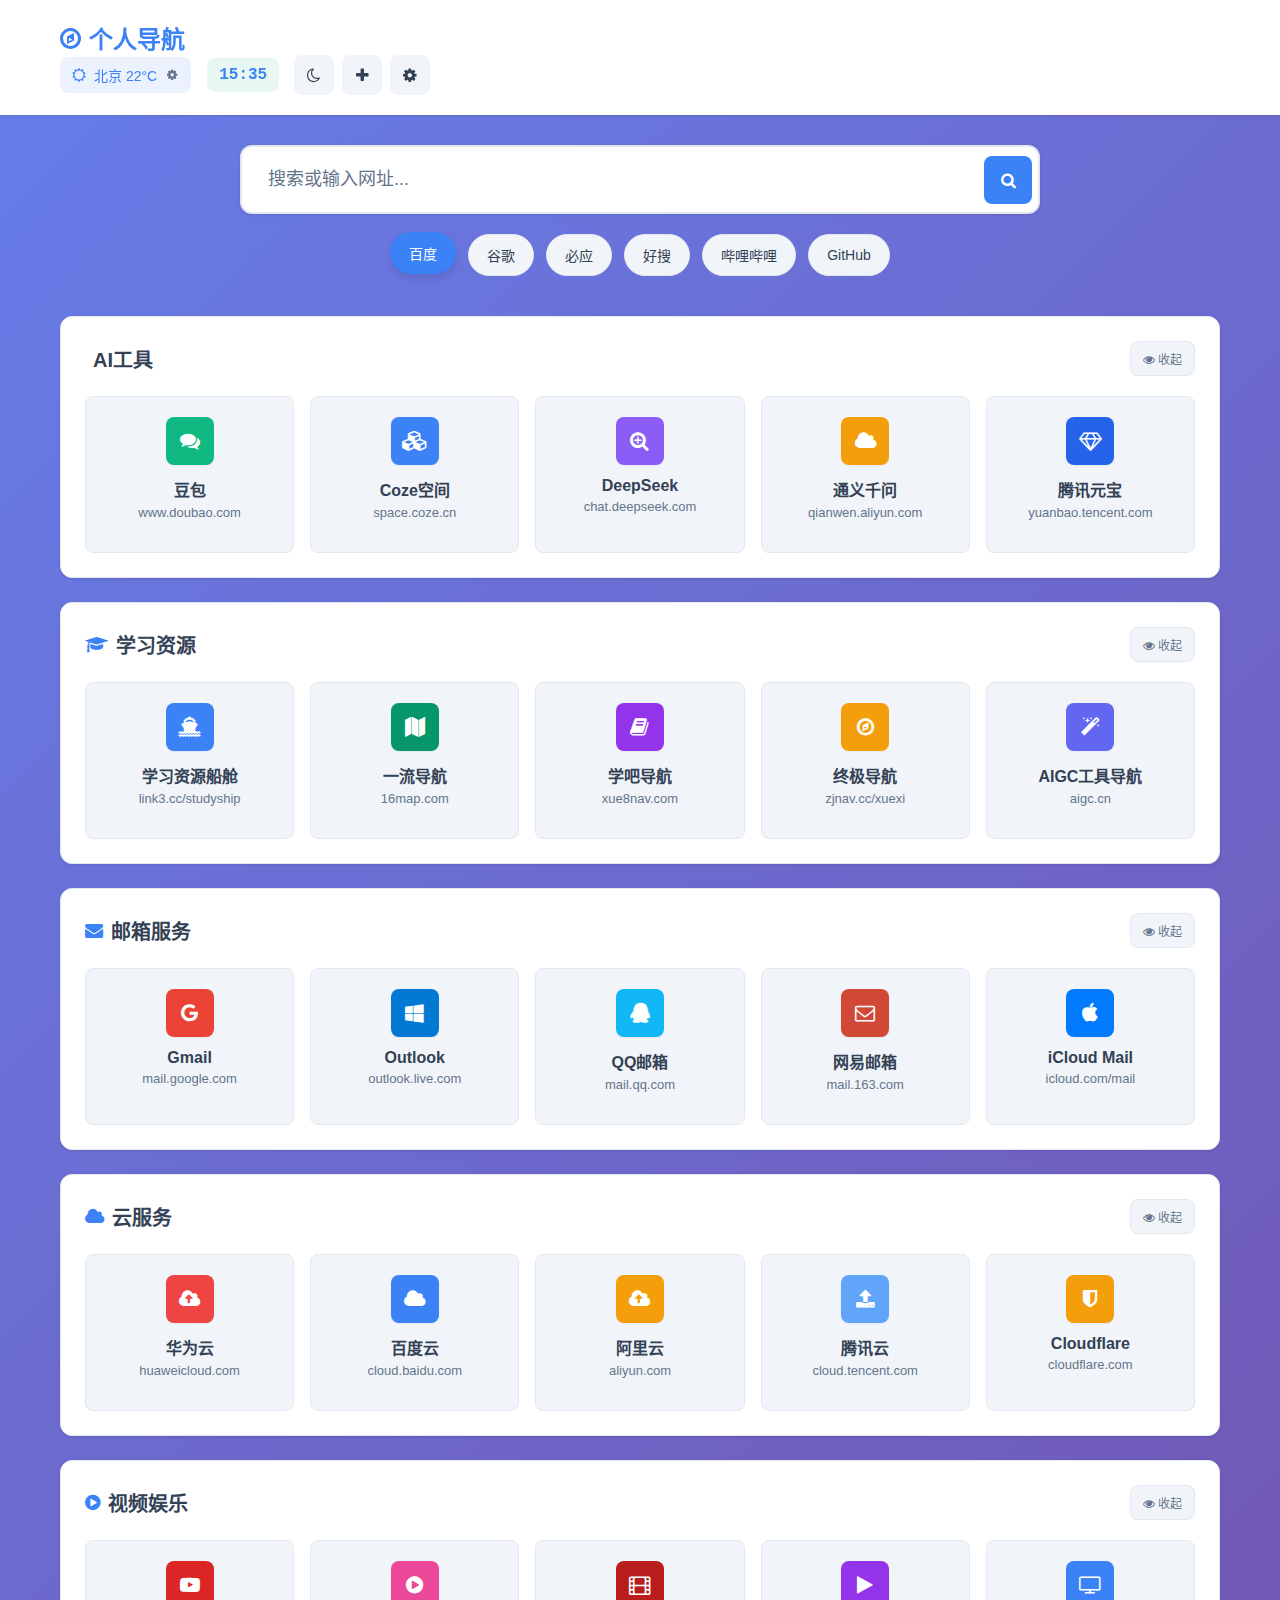
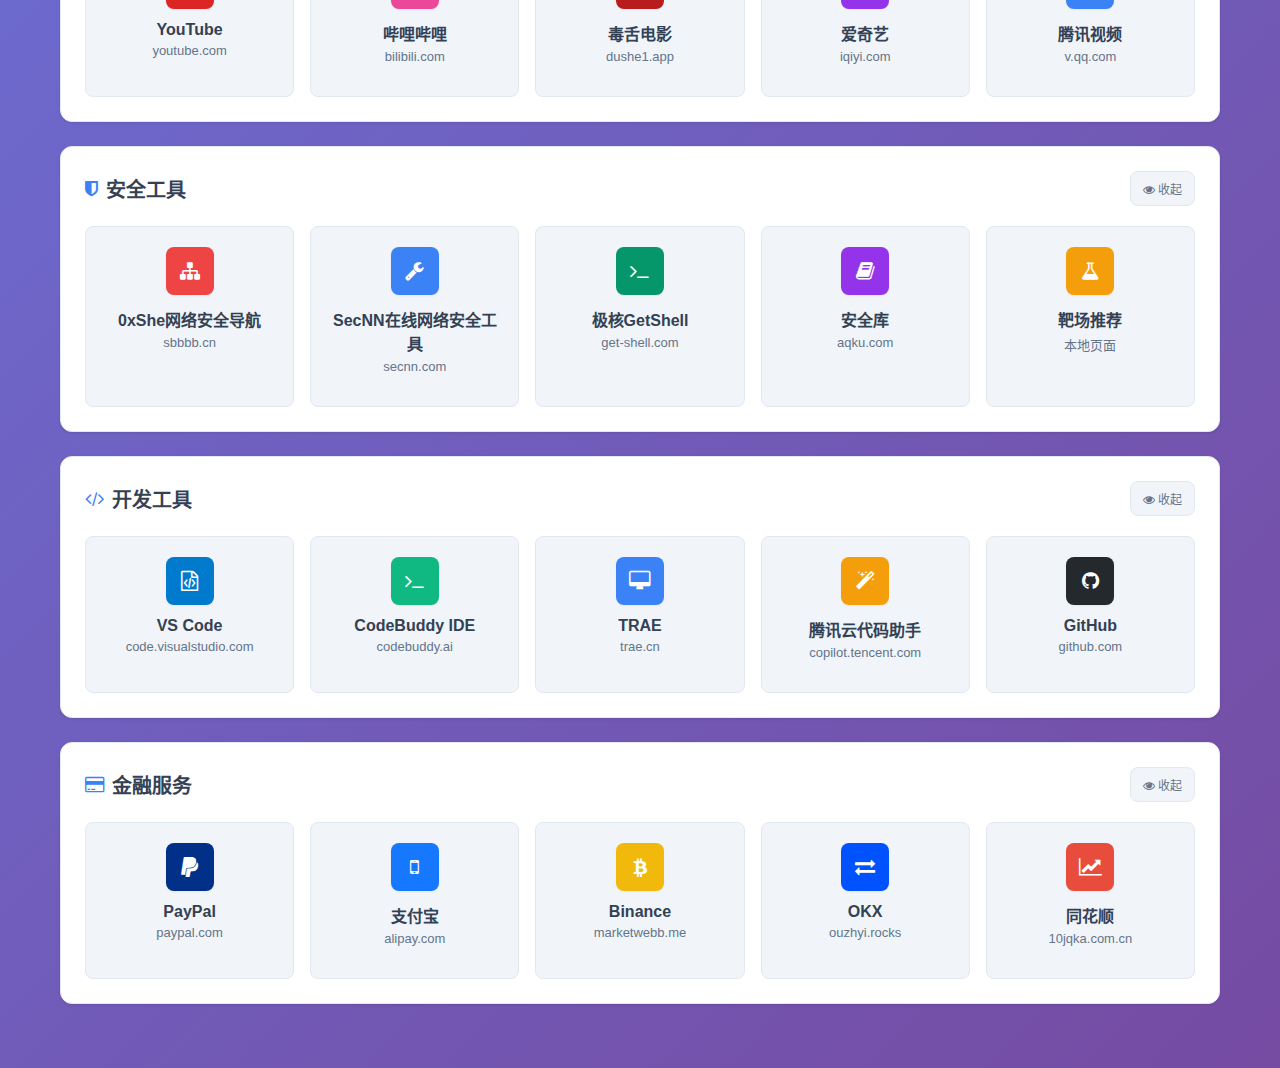
<file: personal-navigation/index.html>
<!DOCTYPE html>
<html lang="zh-CN">
<head>
    <meta charset="UTF-8">
    <meta name="viewport" content="width=device-width, initial-scale=1.0">
    <title>个人导航 - 智能网站导航中心</title>
    <meta name="description" content="功能丰富的个人导航页面，支持深色模式、访问统计、快捷工具等">
    <link rel="stylesheet" href="https://cdnjs.cloudflare.com/ajax/libs/font-awesome/4.7.0/css/font-awesome.min.css">
    <link rel="stylesheet" href="style.css">
</head>
<body>
    <!-- 顶部工具栏 -->
    <header class="header">
        <div class="container">
            <div class="header-left">
                <h1 class="logo">
                    <i class="fa fa-compass"></i>
                    个人导航
                </h1>
            </div>
            <div class="header-right">
                <div class="weather-time-group">
                    <div class="weather-widget" id="weatherWidget">
                        <i class="fa fa-sun-o"></i>
                        <span id="weatherInfo">北京 22°C</span>
                        <button class="weather-settings-btn" id="weatherSettingsBtn" title="设置城市">
                            <i class="fa fa-cog"></i>
                        </button>
                    </div>
                    <div class="time" id="currentTime"></div>
                </div>
                <div class="tools">
                    <button class="tool-btn" id="darkModeToggle" title="深色模式 (Ctrl+D)">
                        <i class="fa fa-moon-o"></i>
                    </button>
                    <button class="tool-btn" id="addSiteBtn" title="添加网站 (Ctrl+N)">
                        <i class="fa fa-plus"></i>
                    </button>
                    <button class="tool-btn" id="settingsBtn" title="设置">
                        <i class="fa fa-cog"></i>
                    </button>
                </div>
            </div>
        </div>
    </header>

    <!-- 搜索区域 -->
    <section class="search-section">
        <div class="container">
            <div class="search-container">
                <div class="search-box">
                    <input type="text" class="search-input" placeholder="搜索或输入网址..." id="searchInput">
                    <button class="search-btn" type="button">
                        <i class="fa fa-search"></i>
                    </button>
                </div>
                <div class="search-engines">
                    <button class="search-engine active" data-engine="baidu">百度</button>
                    <button class="search-engine" data-engine="google">谷歌</button>
                    <button class="search-engine" data-engine="bing">必应</button>
                    <button class="search-engine" data-engine="haosou">好搜</button>
                    <button class="search-engine" data-engine="bilibili">哔哩哔哩</button>
                    <button class="search-engine" data-engine="github">GitHub</button>
                </div>
            </div>
        </div>
    </section>

    <!-- 网站导航 -->
    <main class="main">
        <div class="container">
            <!-- 自定义网站 -->
            <section class="section" id="customSitesSection" style="display: none;">
                <div class="section-header">
                    <h2 class="section-title">
                        <i class="fa fa-star"></i>
                        我的网站
                    </h2>
                    <button class="toggle-btn" onclick="toggleSection('custom-sites')">
                        <i class="fa fa-eye"></i> 收起
                    </button>
                </div>
                <div class="sites-grid" id="custom-sites">
                    <!-- 自定义网站将在这里动态添加 -->
                </div>
            </section>

            <!-- 1. AI工具 -->
            <section class="section">
                <div class="section-header">
                    <h2 class="section-title">
                        <i class="fa fa-robot"></i>
                        AI工具
                    </h2>
                    <button class="toggle-btn" onclick="toggleSection('ai-tools')">
                        <i class="fa fa-eye"></i> 收起
                    </button>
                </div>
                <div class="sites-grid" id="ai-tools">
                    <a href="https://www.doubao.com/" target="_blank" class="site-card">
                        <div class="site-icon" style="background-color: #10B981;">
                            <i class="fa fa-comments"></i>
                        </div>
                        <div class="site-name">豆包</div>
                        <div class="site-url">www.doubao.com</div>
                    </a>
                    <a href="https://space.coze.cn/" target="_blank" class="site-card">
                        <div class="site-icon" style="background-color: #3B82F6;">
                            <i class="fa fa-cubes"></i>
                        </div>
                        <div class="site-name">Coze空间</div>
                        <div class="site-url">space.coze.cn</div>
                    </a>
                    <a href="https://chat.deepseek.com/" target="_blank" class="site-card">
                        <div class="site-icon" style="background-color: #8B5CF6;">
                            <i class="fa fa-search-plus"></i>
                        </div>
                        <div class="site-name">DeepSeek</div>
                        <div class="site-url">chat.deepseek.com</div>
                    </a>
                    <a href="https://qianwen.aliyun.com/" target="_blank" class="site-card">
                        <div class="site-icon" style="background-color: #F59E0B;">
                            <i class="fa fa-cloud"></i>
                        </div>
                        <div class="site-name">通义千问</div>
                        <div class="site-url">qianwen.aliyun.com</div>
                    </a>
                    <a href="https://yuanbao.tencent.com/" target="_blank" class="site-card">
                        <div class="site-icon" style="background-color: #2563EB;">
                            <i class="fa fa-diamond"></i>
                        </div>
                        <div class="site-name">腾讯元宝</div>
                        <div class="site-url">yuanbao.tencent.com</div>
                    </a>
                </div>
            </section>

            <!-- 2. 学习资源 -->
            <section class="section">
                <div class="section-header">
                    <h2 class="section-title">
                        <i class="fa fa-graduation-cap"></i>
                        学习资源
                    </h2>
                    <button class="toggle-btn" onclick="toggleSection('learning-resources')">
                        <i class="fa fa-eye"></i> 收起
                    </button>
                </div>
                <div class="sites-grid" id="learning-resources">
                    <a href="https://link3.cc/studyship" target="_blank" class="site-card">
                        <div class="site-icon" style="background-color: #3B82F6;">
                            <i class="fa fa-ship"></i>
                        </div>
                        <div class="site-name">学习资源船舱</div>
                        <div class="site-url">link3.cc/studyship</div>
                    </a>
                    <a href="https://16map.com/favorites/mianfeishipinjiaocheng" target="_blank" class="site-card">
                        <div class="site-icon" style="background-color: #059669;">
                            <i class="fa fa-map"></i>
                        </div>
                        <div class="site-name">一流导航</div>
                        <div class="site-url">16map.com</div>
                    </a>
                    <a href="https://www.xue8nav.com/" target="_blank" class="site-card">
                        <div class="site-icon" style="background-color: #9333EA;">
                            <i class="fa fa-book"></i>
                        </div>
                        <div class="site-name">学吧导航</div>
                        <div class="site-url">xue8nav.com</div>
                    </a>
                    <a href="https://www.zjnav.cc/xuexi" target="_blank" class="site-card">
                        <div class="site-icon" style="background-color: #F59E0B;">
                            <i class="fa fa-compass"></i>
                        </div>
                        <div class="site-name">终极导航</div>
                        <div class="site-url">zjnav.cc/xuexi</div>
                    </a>
                    <a href="https://www.aigc.cn/" target="_blank" class="site-card">
                        <div class="site-icon" style="background-color: #6366F1;">
                            <i class="fa fa-magic"></i>
                        </div>
                        <div class="site-name">AIGC工具导航</div>
                        <div class="site-url">aigc.cn</div>
                    </a>
                </div>
            </section>

            <!-- 3. 邮箱服务 -->
            <section class="section">
                <div class="section-header">
                    <h2 class="section-title">
                        <i class="fa fa-envelope"></i>
                        邮箱服务
                    </h2>
                    <button class="toggle-btn" onclick="toggleSection('email-services')">
                        <i class="fa fa-eye"></i> 收起
                    </button>
                </div>
                <div class="sites-grid" id="email-services">
                    <a href="https://mail.google.com/" target="_blank" class="site-card">
                        <div class="site-icon" style="background-color: #EA4335;">
                            <i class="fa fa-google"></i>
                        </div>
                        <div class="site-name">Gmail</div>
                        <div class="site-url">mail.google.com</div>
                    </a>
                    <a href="https://outlook.live.com/" target="_blank" class="site-card">
                        <div class="site-icon" style="background-color: #0078D4;">
                            <i class="fa fa-windows"></i>
                        </div>
                        <div class="site-name">Outlook</div>
                        <div class="site-url">outlook.live.com</div>
                    </a>
                    <a href="https://mail.qq.com/" target="_blank" class="site-card">
                        <div class="site-icon" style="background-color: #12B7F5;">
                            <i class="fa fa-qq"></i>
                        </div>
                        <div class="site-name">QQ邮箱</div>
                        <div class="site-url">mail.qq.com</div>
                    </a>
                    <a href="https://mail.163.com/" target="_blank" class="site-card">
                        <div class="site-icon" style="background-color: #D14836;">
                            <i class="fa fa-envelope-o"></i>
                        </div>
                        <div class="site-name">网易邮箱</div>
                        <div class="site-url">mail.163.com</div>
                    </a>
                    <a href="https://www.icloud.com/mail" target="_blank" class="site-card">
                        <div class="site-icon" style="background-color: #007AFF;">
                            <i class="fa fa-apple"></i>
                        </div>
                        <div class="site-name">iCloud Mail</div>
                        <div class="site-url">icloud.com/mail</div>
                    </a>
                </div>
            </section>

            <!-- 4. 云服务 -->
            <section class="section">
                <div class="section-header">
                    <h2 class="section-title">
                        <i class="fa fa-cloud"></i>
                        云服务
                    </h2>
                    <button class="toggle-btn" onclick="toggleSection('cloud-services')">
                        <i class="fa fa-eye"></i> 收起
                    </button>
                </div>
                <div class="sites-grid" id="cloud-services">
                    <a href="https://www.huaweicloud.com/intl/zh-cn/" target="_blank" class="site-card">
                        <div class="site-icon" style="background-color: #EF4444;">
                            <i class="fa fa-cloud-upload"></i>
                        </div>
                        <div class="site-name">华为云</div>
                        <div class="site-url">huaweicloud.com</div>
                    </a>
                    <a href="https://cloud.baidu.com/" target="_blank" class="site-card">
                        <div class="site-icon" style="background-color: #3B82F6;">
                            <i class="fa fa-cloud"></i>
                        </div>
                        <div class="site-name">百度云</div>
                        <div class="site-url">cloud.baidu.com</div>
                    </a>
                    <a href="https://www.aliyun.com/" target="_blank" class="site-card">
                        <div class="site-icon" style="background-color: #F59E0B;">
                            <i class="fa fa-cloud-upload"></i>
                        </div>
                        <div class="site-name">阿里云</div>
                        <div class="site-url">aliyun.com</div>
                    </a>
                    <a href="https://cloud.tencent.com/" target="_blank" class="site-card">
                        <div class="site-icon" style="background-color: #60A5FA;">
                            <i class="fa fa-upload"></i>
                        </div>
                        <div class="site-name">腾讯云</div>
                        <div class="site-url">cloud.tencent.com</div>
                    </a>
                    <a href="https://www.cloudflare.com/" target="_blank" class="site-card">
                        <div class="site-icon" style="background-color: #F59E0B;">
                            <i class="fa fa-shield"></i>
                        </div>
                        <div class="site-name">Cloudflare</div>
                        <div class="site-url">cloudflare.com</div>
                    </a>
                </div>
            </section>

            <!-- 5. 视频娱乐 -->
            <section class="section">
                <div class="section-header">
                    <h2 class="section-title">
                        <i class="fa fa-play-circle"></i>
                        视频娱乐
                    </h2>
                    <button class="toggle-btn" onclick="toggleSection('video-sites')">
                        <i class="fa fa-eye"></i> 收起
                    </button>
                </div>
                <div class="sites-grid" id="video-sites">
                    <a href="https://youtube.com/" target="_blank" class="site-card">
                        <div class="site-icon" style="background-color: #DC2626;">
                            <i class="fa fa-youtube-play"></i>
                        </div>
                        <div class="site-name">YouTube</div>
                        <div class="site-url">youtube.com</div>
                    </a>
                    <a href="https://bilibili.com/" target="_blank" class="site-card">
                        <div class="site-icon" style="background-color: #EC4899;">
                            <i class="fa fa-play-circle"></i>
                        </div>
                        <div class="site-name">哔哩哔哩</div>
                        <div class="site-url">bilibili.com</div>
                    </a>
                    <a href="https://www.dushe1.app/" target="_blank" class="site-card">
                        <div class="site-icon" style="background-color: #B91C1C;">
                            <i class="fa fa-film"></i>
                        </div>
                        <div class="site-name">毒舌电影</div>
                        <div class="site-url">dushe1.app</div>
                    </a>
                    <a href="https://iqiyi.com/" target="_blank" class="site-card">
                        <div class="site-icon" style="background-color: #9333EA;">
                            <i class="fa fa-play"></i>
                        </div>
                        <div class="site-name">爱奇艺</div>
                        <div class="site-url">iqiyi.com</div>
                    </a>
                    <a href="https://v.qq.com/" target="_blank" class="site-card">
                        <div class="site-icon" style="background-color: #3B82F6;">
                            <i class="fa fa-television"></i>
                        </div>
                        <div class="site-name">腾讯视频</div>
                        <div class="site-url">v.qq.com</div>
                    </a>
                </div>
            </section>

            <!-- 6. 安全工具 -->
            <section class="section">
                <div class="section-header">
                    <h2 class="section-title">
                        <i class="fa fa-shield"></i>
                        安全工具
                    </h2>
                    <button class="toggle-btn" onclick="toggleSection('security-tools')">
                        <i class="fa fa-eye"></i> 收起
                    </button>
                </div>
                <div class="sites-grid" id="security-tools">
                    <a href="https://sbbbb.cn/" target="_blank" class="site-card">
                        <div class="site-icon" style="background-color: #EF4444;">
                            <i class="fa fa-sitemap"></i>
                        </div>
                        <div class="site-name">0xShe网络安全导航</div>
                        <div class="site-url">sbbbb.cn</div>
                    </a>
                    <a href="https://www.secnn.com/#" target="_blank" class="site-card">
                        <div class="site-icon" style="background-color: #3B82F6;">
                            <i class="fa fa-wrench"></i>
                        </div>
                        <div class="site-name">SecNN在线网络安全工具</div>
                        <div class="site-url">secnn.com</div>
                    </a>
                    <a href="https://get-shell.com/" target="_blank" class="site-card">
                        <div class="site-icon" style="background-color: #059669;">
                            <i class="fa fa-terminal"></i>
                        </div>
                        <div class="site-name">极核GetShell</div>
                        <div class="site-url">get-shell.com</div>
                    </a>
                    <a href="https://www.aqku.com/" target="_blank" class="site-card">
                        <div class="site-icon" style="background-color: #9333EA;">
                            <i class="fa fa-book"></i>
                        </div>
                        <div class="site-name">安全库</div>
                        <div class="site-url">aqku.com</div>
                    </a>
                    <a href="security-labs.html" class="site-card">
                        <div class="site-icon" style="background-color: #F59E0B;">
                            <i class="fa fa-flask"></i>
                        </div>
                        <div class="site-name">靶场推荐</div>
                        <div class="site-url">本地页面</div>
                    </a>
                </div>
            </section>

            <!-- 7. 开发工具 -->
            <section class="section">
                <div class="section-header">
                    <h2 class="section-title">
                        <i class="fa fa-code"></i>
                        开发工具
                    </h2>
                    <button class="toggle-btn" onclick="toggleSection('dev-tools')">
                        <i class="fa fa-eye"></i> 收起
                    </button>
                </div>
                <div class="sites-grid" id="dev-tools">
                    <a href="https://code.visualstudio.com/" target="_blank" class="site-card">
                        <div class="site-icon" style="background-color: #007ACC;">
                            <i class="fa fa-file-code-o"></i>
                        </div>
                        <div class="site-name">VS Code</div>
                        <div class="site-url">code.visualstudio.com</div>
                    </a>
                    <a href="https://www.codebuddy.ai/genie/activity/invite" target="_blank" class="site-card">
                        <div class="site-icon" style="background-color: #10B981;">
                            <i class="fa fa-terminal"></i>
                        </div>
                        <div class="site-name">CodeBuddy IDE</div>
                        <div class="site-url">codebuddy.ai</div>
                    </a>
                    <a href="https://www.trae.cn/ide/download" target="_blank" class="site-card">
                        <div class="site-icon" style="background-color: #3B82F6;">
                            <i class="fa fa-desktop"></i>
                        </div>
                        <div class="site-name">TRAE</div>
                        <div class="site-url">trae.cn</div>
                    </a>
                    <a href="https://copilot.tencent.com/chat/" target="_blank" class="site-card">
                        <div class="site-icon" style="background-color: #F59E0B;">
                            <i class="fa fa-magic"></i>
                        </div>
                        <div class="site-name">腾讯云代码助手</div>
                        <div class="site-url">copilot.tencent.com</div>
                    </a>
                    <a href="https://github.com/" target="_blank" class="site-card">
                        <div class="site-icon" style="background-color: #24292E;">
                            <i class="fa fa-github"></i>
                        </div>
                        <div class="site-name">GitHub</div>
                        <div class="site-url">github.com</div>
                    </a>
                </div>
            </section>

            <!-- 8. 金融服务 -->
            <section class="section">
                <div class="section-header">
                    <h2 class="section-title">
                        <i class="fa fa-credit-card"></i>
                        金融服务
                    </h2>
                    <button class="toggle-btn" onclick="toggleSection('finance-services')">
                        <i class="fa fa-eye"></i> 收起
                    </button>
                </div>
                <div class="sites-grid" id="finance-services">
                    <a href="https://www.paypal.com/c2/home" target="_blank" class="site-card">
                        <div class="site-icon" style="background-color: #003087;">
                            <i class="fa fa-paypal"></i>
                        </div>
                        <div class="site-name">PayPal</div>
                        <div class="site-url">paypal.com</div>
                    </a>
                    <a href="https://www.alipay.com/" target="_blank" class="site-card">
                        <div class="site-icon" style="background-color: #1677FF;">
                            <i class="fa fa-mobile"></i>
                        </div>
                        <div class="site-name">支付宝</div>
                        <div class="site-url">alipay.com</div>
                    </a>
                    <a href="https://www.marketwebb.me/zh-CN/my/dashboard" target="_blank" class="site-card">
                        <div class="site-icon" style="background-color: #F0B90B;">
                            <i class="fa fa-bitcoin"></i>
                        </div>
                        <div class="site-name">Binance</div>
                        <div class="site-url">marketwebb.me</div>
                    </a>
                    <a href="https://www.ouzhyi.rocks/zh-hans" target="_blank" class="site-card">
                        <div class="site-icon" style="background-color: #0052FF;">
                            <i class="fa fa-exchange"></i>
                        </div>
                        <div class="site-name">OKX</div>
                        <div class="site-url">ouzhyi.rocks</div>
                    </a>
                    <a href="https://www.10jqka.com.cn/" target="_blank" class="site-card">
                        <div class="site-icon" style="background-color: #E74C3C;">
                            <i class="fa fa-line-chart"></i>
                        </div>
                        <div class="site-name">同花顺</div>
                        <div class="site-url">10jqka.com.cn</div>
                    </a>
                </div>
            </section>
        </div>
    </main>

    <!-- 添加网站模态框 -->
    <div class="modal" id="addSiteModal">
        <div class="modal-content">
            <div class="modal-header">
                <h3>添加新网站</h3>
                <button class="close-btn" onclick="closeModal('addSiteModal')">&times;</button>
            </div>
            <form id="addSiteForm">
                <div class="form-group">
                    <label>网站名称</label>
                    <input type="text" id="siteName" required>
                </div>
                <div class="form-group">
                    <label>网站地址</label>
                    <input type="url" id="siteUrl" placeholder="https://" required>
                </div>
                <div class="form-group">
                    <label>分类</label>
                    <select id="siteCategory">
                        <option value="ai">AI工具</option>
                        <option value="learning">学习资源</option>
                        <option value="email">邮箱服务</option>
                        <option value="cloud">云服务</option>
                        <option value="video">视频娱乐</option>
                        <option value="security">安全工具</option>
                        <option value="dev">开发工具</option>
                        <option value="finance">金融服务</option>
                    </select>
                </div>
                <div class="form-actions">
                    <button type="button" onclick="closeModal('addSiteModal')">取消</button>
                    <button type="submit">添加</button>
                </div>
            </form>
        </div>
    </div>

    <!-- 天气设置模态框 -->
    <div class="modal" id="weatherModal">
        <div class="modal-content">
            <div class="modal-header">
                <h3>天气设置</h3>
                <button class="close-btn" onclick="closeModal('weatherModal')">&times;</button>
            </div>
            <div class="form-group">
                <label>城市名称</label>
                <input type="text" id="weatherCity" placeholder="请输入城市名称，如：北京、上海" value="北京">
                <small style="color: #64748b; font-size: 12px;">支持中文城市名称，如：北京、上海、广州等</small>
            </div>
            <div class="form-actions">
                <button type="button" onclick="closeModal('weatherModal')">取消</button>
                <button type="button" onclick="saveWeatherSettings()">保存</button>
            </div>
        </div>
    </div>

    <!-- 编辑网站模态框 -->
    <div class="modal" id="editSiteModal">
        <div class="modal-content">
            <div class="modal-header">
                <h3>编辑网站</h3>
                <button class="close-btn" onclick="closeModal('editSiteModal')">&times;</button>
            </div>
            <form id="editSiteForm">
                <div class="form-group">
                    <label>网站名称</label>
                    <input type="text" id="editSiteName" required>
                </div>
                <div class="form-group">
                    <label>网站地址</label>
                    <input type="url" id="editSiteUrl" placeholder="https://" required>
                </div>
                <div class="form-actions">
                    <button type="button" onclick="deleteCustomSite()">
                        <i class="fa fa-trash"></i> 删除
                    </button>
                    <button type="button" onclick="closeModal('editSiteModal')">取消</button>
                    <button type="submit">保存</button>
                </div>
            </form>
        </div>
    </div>

    <!-- 设置模态框 -->
    <div class="modal" id="settingsModal">
        <div class="modal-content">
            <div class="modal-header">
                <h3>设置</h3>
                <button class="close-btn" onclick="closeModal('settingsModal')">&times;</button>
            </div>
            <div class="form-group">
                <label>默认搜索引擎</label>
                <select id="defaultSearchEngine">
                    <option value="baidu">百度</option>
                    <option value="google">谷歌</option>
                    <option value="bing">必应</option>
                    <option value="haosou">好搜</option>
                    <option value="bilibili">哔哩哔哩</option>
                    <option value="github">GitHub</option>
                </select>
            </div>
            <div class="form-actions">
                <button type="button" onclick="exportData()">
                    <i class="fa fa-download"></i> 导出数据
                </button>
                <button type="button" onclick="saveSettings()">保存设置</button>
            </div>
        </div>
    </div>

    <script src="script.js"></script>
</body>
</html>
</file>
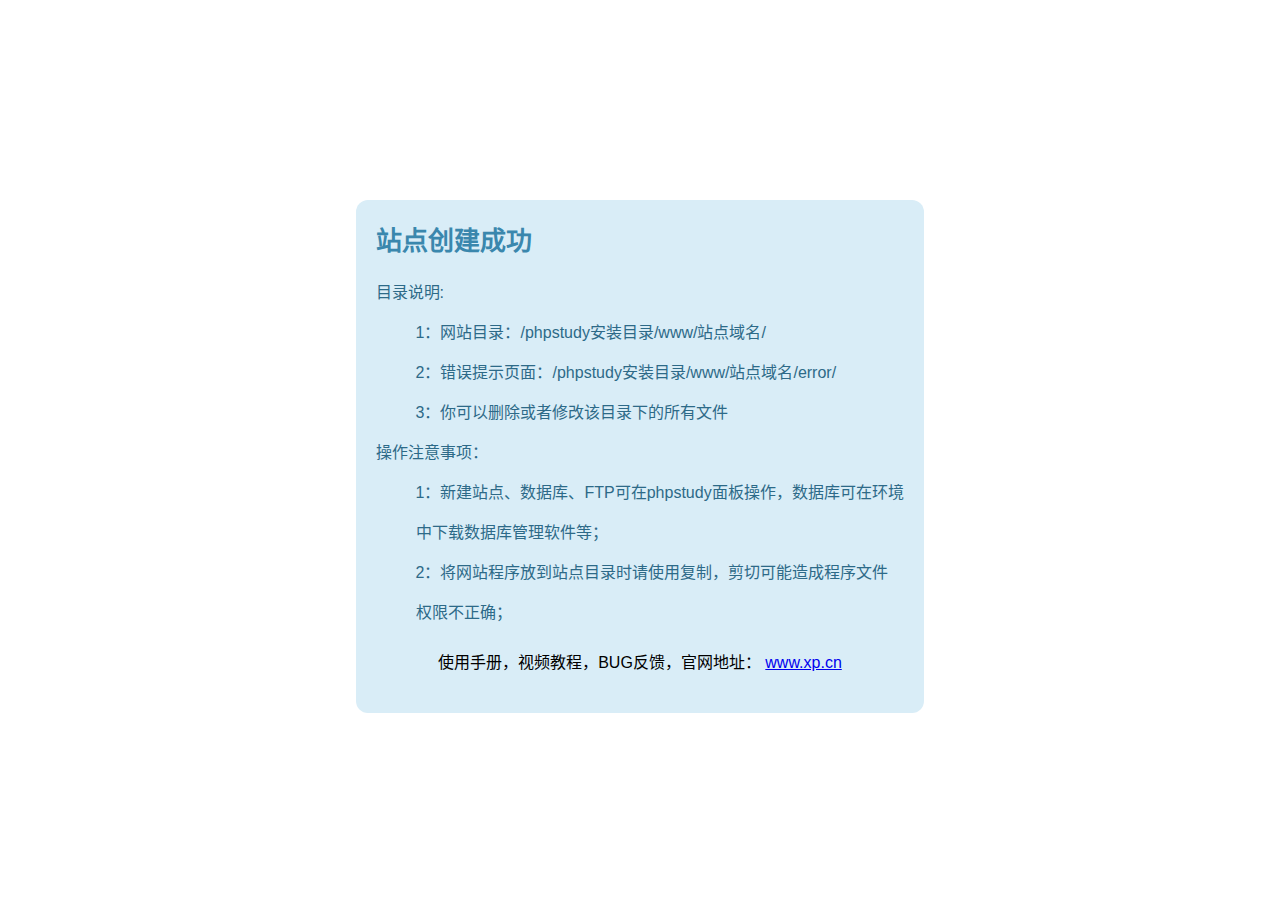
<file: personal-navigation/error/index.html>
<!DOCTYPE html>
<html lang="zh-CN">
<head>
  <meta charset="utf-8">
  <title>站点创建成功-phpstudy for windows</title>
  <meta name="keywords" content="">
  <meta name="description" content="">
  <meta name="renderer" content="webkit">
  <meta http-equiv="X-UA-Compatible" content="IE=edge,chrome=1">
  <meta name="viewport" content="width=device-width, initial-scale=1, maximum-scale=1">
  <meta name="apple-mobile-web-app-status-bar-style" content="black"> 
  <meta name="apple-mobile-web-app-capable" content="yes">
  <meta name="format-detection" content="telephone=no">
  <meta HTTP-EQUIV="pragma" CONTENT="no-cache"> 
  <meta HTTP-EQUIV="Cache-Control" CONTENT="no-store, must-revalidate"> 
  <meta HTTP-EQUIV="expires" CONTENT="Wed, 26 Feb 1997 08:21:57 GMT"> 
  <meta HTTP-EQUIV="expires" CONTENT="0">
  <style>
    body{
      font: 16px arial,'Microsoft Yahei','Hiragino Sans GB',sans-serif;
    }
    h1{
      margin: 0;
      color:#3a87ad;
      font-size: 26px;
    }
    .content{
      width: 45%;
      margin: 0 auto;
     
    }
    .content >div{
      margin-top: 200px;
      padding: 20px;
      background: #d9edf7;  
      border-radius: 12px;
    }
    .content dl{
      color: #2d6a88;
      line-height: 40px;
    } 
    .content div div {
      padding-bottom: 20px;
      text-align:center;
    }
  </style>
</head>
<body>
  <div class="content">
      <div>
           <h1>站点创建成功</h1>
        <dl>
          <dt>目录说明:</dt>
          <dd>1：网站目录：/phpstudy安装目录/www/站点域名/</dd>
          <dd>2：错误提示页面：/phpstudy安装目录/www/站点域名/error/</dd>
          <dd>3：你可以删除或者修改该目录下的所有文件</dd>
          <dt>操作注意事项：</dt>
          <dd>1：新建站点、数据库、FTP可在phpstudy面板操作，数据库可在环境中下载数据库管理软件等；</dd>
          <dd>2：将网站程序放到站点目录时请使用复制，剪切可能造成程序文件权限不正确；</dd>
         
        </dl>
        <div>使用手册，视频教程，BUG反馈，官网地址： <a href="https://www.xp.cn"  target="_blank">www.xp.cn</a> </div>
    
      </div>
    </div> 
</body>
</html>
</file>
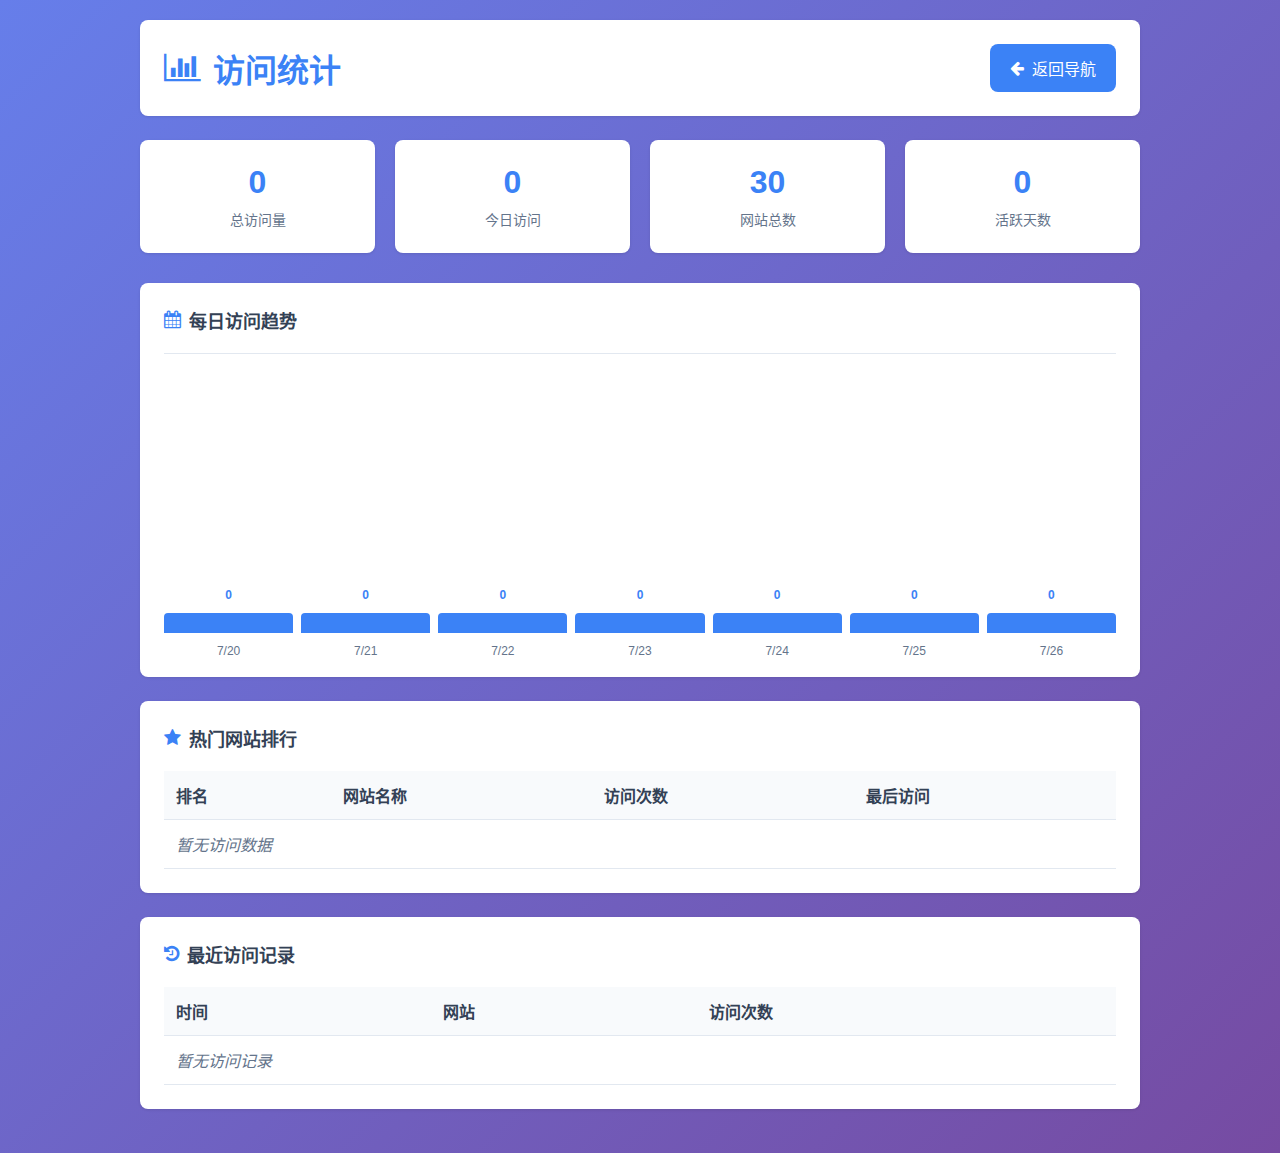
<file: personal-navigation/stats.html>
<!DOCTYPE html>
<html lang="zh-CN">
<head>
    <meta charset="UTF-8">
    <meta name="viewport" content="width=device-width, initial-scale=1.0">
    <title>访问统计 - 个人导航</title>
    <link rel="stylesheet" href="https://cdn.jsdelivr.net/npm/font-awesome@4.7.0/css/font-awesome.min.css">
    <style>
        :root {
            --primary: #3b82f6;
            --bg-light: #f8fafc;
            --bg-dark: #0f172a;
            --card-light: #ffffff;
            --card-dark: #1e293b;
            --text-light: #334155;
            --text-dark: #e2e8f0;
            --border-light: #e2e8f0;
            --border-dark: #475569;
            --shadow: 0 1px 3px rgba(0,0,0,0.1);
            --radius: 8px;
            --transition: all 0.3s ease;
        }

        * {
            margin: 0;
            padding: 0;
            box-sizing: border-box;
        }

        body {
            font-family: -apple-system, BlinkMacSystemFont, 'Segoe UI', Roboto, sans-serif;
            background: linear-gradient(135deg, #667eea 0%, #764ba2 100%);
            min-height: 100vh;
            color: var(--text-light);
            padding: 20px;
        }

        .container {
            max-width: 1000px;
            margin: 0 auto;
        }

        .header {
            background: var(--card-light);
            border-radius: var(--radius);
            padding: 24px;
            margin-bottom: 24px;
            box-shadow: var(--shadow);
            display: flex;
            justify-content: space-between;
            align-items: center;
        }

        .header h1 {
            color: var(--primary);
            display: flex;
            align-items: center;
            gap: 12px;
        }

        .back-btn {
            background: var(--primary);
            color: white;
            border: none;
            padding: 12px 20px;
            border-radius: var(--radius);
            cursor: pointer;
            text-decoration: none;
            display: flex;
            align-items: center;
            gap: 8px;
            transition: var(--transition);
        }

        .back-btn:hover {
            background: #2563eb;
            transform: translateY(-1px);
        }

        .stats-overview {
            display: grid;
            grid-template-columns: repeat(auto-fit, minmax(200px, 1fr));
            gap: 20px;
            margin-bottom: 30px;
        }

        .stat-card {
            background: var(--card-light);
            border-radius: var(--radius);
            padding: 24px;
            text-align: center;
            box-shadow: var(--shadow);
        }

        .stat-number {
            font-size: 32px;
            font-weight: 700;
            color: var(--primary);
            margin-bottom: 8px;
        }

        .stat-label {
            color: #64748b;
            font-size: 14px;
        }

        .stats-section {
            background: var(--card-light);
            border-radius: var(--radius);
            padding: 24px;
            margin-bottom: 24px;
            box-shadow: var(--shadow);
        }

        .section-title {
            font-size: 18px;
            font-weight: 600;
            margin-bottom: 20px;
            display: flex;
            align-items: center;
            gap: 8px;
            color: var(--text-light);
        }

        .section-title i {
            color: var(--primary);
        }

        .stats-table {
            width: 100%;
            border-collapse: collapse;
        }

        .stats-table th,
        .stats-table td {
            padding: 12px;
            text-align: left;
            border-bottom: 1px solid var(--border-light);
        }

        .stats-table th {
            background: #f8fafc;
            font-weight: 600;
            color: var(--text-light);
        }

        .stats-table tr:hover {
            background: #f8fafc;
        }

        .visit-count {
            font-weight: 600;
            color: var(--primary);
        }

        .chart-container {
            height: 300px;
            display: flex;
            align-items: end;
            gap: 8px;
            padding: 20px 0;
            border-top: 1px solid var(--border-light);
            margin-top: 20px;
        }

        .chart-bar {
            background: var(--primary);
            border-radius: 4px 4px 0 0;
            min-height: 20px;
            flex: 1;
            position: relative;
            transition: var(--transition);
        }

        .chart-bar:hover {
            background: #2563eb;
        }

        .chart-label {
            position: absolute;
            bottom: -25px;
            left: 50%;
            transform: translateX(-50%);
            font-size: 12px;
            color: #64748b;
            white-space: nowrap;
        }

        .chart-value {
            position: absolute;
            top: -25px;
            left: 50%;
            transform: translateX(-50%);
            font-size: 12px;
            font-weight: 600;
            color: var(--primary);
        }

        .no-data {
            text-align: center;
            color: #64748b;
            padding: 40px;
            font-style: italic;
        }

        /* 深色模式 */
        body.dark {
            background: linear-gradient(135deg, #1e293b 0%, #334155 100%);
            color: var(--text-dark);
        }

        body.dark .header,
        body.dark .stat-card,
        body.dark .stats-section {
            background: var(--card-dark);
        }

        body.dark .stats-table th {
            background: #334155;
        }

        body.dark .stats-table tr:hover {
            background: #334155;
        }

        @media (max-width: 768px) {
            .header {
                flex-direction: column;
                gap: 16px;
                text-align: center;
            }

            .stats-table {
                font-size: 14px;
            }

            .stats-table th,
            .stats-table td {
                padding: 8px;
            }
        }
    </style>
</head>
<body>
    <div class="container">
        <div class="header">
            <h1>
                <i class="fa fa-bar-chart"></i>
                访问统计
            </h1>
            <a href="index_enhanced_optimized.html" class="back-btn">
                <i class="fa fa-arrow-left"></i>
                返回导航
            </a>
        </div>

        <div class="stats-overview">
            <div class="stat-card">
                <div class="stat-number" id="totalVisits">0</div>
                <div class="stat-label">总访问量</div>
            </div>
            <div class="stat-card">
                <div class="stat-number" id="todayVisits">0</div>
                <div class="stat-label">今日访问</div>
            </div>
            <div class="stat-card">
                <div class="stat-number" id="totalSites">30</div>
                <div class="stat-label">网站总数</div>
            </div>
            <div class="stat-card">
                <div class="stat-number" id="activeDays">0</div>
                <div class="stat-label">活跃天数</div>
            </div>
        </div>

        <div class="stats-section">
            <div class="section-title">
                <i class="fa fa-calendar"></i>
                每日访问趋势
            </div>
            <div class="chart-container" id="dailyChart">
                <div class="no-data">暂无访问数据</div>
            </div>
        </div>

        <div class="stats-section">
            <div class="section-title">
                <i class="fa fa-star"></i>
                热门网站排行
            </div>
            <table class="stats-table">
                <thead>
                    <tr>
                        <th>排名</th>
                        <th>网站名称</th>
                        <th>访问次数</th>
                        <th>最后访问</th>
                    </tr>
                </thead>
                <tbody id="topSites">
                    <tr>
                        <td colspan="4" class="no-data">暂无访问数据</td>
                    </tr>
                </tbody>
            </table>
        </div>

        <div class="stats-section">
            <div class="section-title">
                <i class="fa fa-history"></i>
                最近访问记录
            </div>
            <table class="stats-table">
                <thead>
                    <tr>
                        <th>时间</th>
                        <th>网站</th>
                        <th>访问次数</th>
                    </tr>
                </thead>
                <tbody id="recentVisits">
                    <tr>
                        <td colspan="3" class="no-data">暂无访问记录</td>
                    </tr>
                </tbody>
            </table>
        </div>
    </div>

    <script>
        // 统计数据管理
        class StatsManager {
            constructor() {
                this.visitStats = JSON.parse(localStorage.getItem('visitStats') || '{}');
                this.customSites = JSON.parse(localStorage.getItem('customSites') || '[]');
                this.init();
            }

            init() {
                this.updateOverview();
                this.updateDailyChart();
                this.updateTopSites();
                this.updateRecentVisits();
                this.checkDarkMode();
            }

            checkDarkMode() {
                const isDarkMode = localStorage.getItem('darkMode') === 'true';
                if (isDarkMode) {
                    document.body.classList.add('dark');
                }
            }

            updateOverview() {
                const today = new Date().toDateString();
                const todayVisits = this.visitStats[today] || 0;
                
                // 计算总访问量（排除日期键）
                const totalVisits = Object.entries(this.visitStats)
                    .filter(([key]) => !key.includes('202') || key.length < 10) // 过滤掉日期格式的键
                    .reduce((sum, [, count]) => sum + (typeof count === 'number' ? count : 0), 0);

                // 计算活跃天数
                const activeDays = Object.keys(this.visitStats)
                    .filter(key => key.includes('202') && key.length > 10).length;

                const totalSites = 30 + this.customSites.length;

                document.getElementById('totalVisits').textContent = totalVisits;
                document.getElementById('todayVisits').textContent = todayVisits;
                document.getElementById('totalSites').textContent = totalSites;
                document.getElementById('activeDays').textContent = activeDays;
            }

            updateDailyChart() {
                const chartContainer = document.getElementById('dailyChart');
                const dailyData = this.getDailyData();

                if (dailyData.length === 0) {
                    chartContainer.innerHTML = '<div class="no-data">暂无访问数据</div>';
                    return;
                }

                const maxVisits = Math.max(...dailyData.map(d => d.visits));
                
                chartContainer.innerHTML = dailyData.map(day => {
                    const height = maxVisits > 0 ? (day.visits / maxVisits) * 250 : 20;
                    return `
                        <div class="chart-bar" style="height: ${height}px;" title="${day.date}: ${day.visits}次访问">
                            <div class="chart-value">${day.visits}</div>
                            <div class="chart-label">${day.label}</div>
                        </div>
                    `;
                }).join('');
            }

            getDailyData() {
                const days = [];
                const now = new Date();
                
                for (let i = 6; i >= 0; i--) {
                    const date = new Date(now);
                    date.setDate(date.getDate() - i);
                    const dateString = date.toDateString();
                    const visits = this.visitStats[dateString] || 0;
                    
                    days.push({
                        date: dateString,
                        label: date.getMonth() + 1 + '/' + date.getDate(),
                        visits: visits
                    });
                }
                
                return days;
            }

            updateTopSites() {
                const siteStats = Object.entries(this.visitStats)
                    .filter(([key]) => key.startsWith('http'))
                    .sort(([,a], [,b]) => b - a)
                    .slice(0, 10);

                const tbody = document.getElementById('topSites');
                
                if (siteStats.length === 0) {
                    tbody.innerHTML = '<tr><td colspan="4" class="no-data">暂无访问数据</td></tr>';
                    return;
                }

                tbody.innerHTML = siteStats.map(([url, count], index) => {
                    const siteName = this.getSiteName(url);
                    const lastVisit = '今天'; // 简化显示
                    
                    return `
                        <tr>
                            <td>${index + 1}</td>
                            <td>${siteName}</td>
                            <td><span class="visit-count">${count}</span></td>
                            <td>${lastVisit}</td>
                        </tr>
                    `;
                }).join('');
            }

            updateRecentVisits() {
                const recentData = this.getRecentVisits();
                const tbody = document.getElementById('recentVisits');
                
                if (recentData.length === 0) {
                    tbody.innerHTML = '<tr><td colspan="3" class="no-data">暂无访问记录</td></tr>';
                    return;
                }

                tbody.innerHTML = recentData.map(visit => `
                    <tr>
                        <td>${visit.time}</td>
                        <td>${visit.site}</td>
                        <td><span class="visit-count">${visit.count}</span></td>
                    </tr>
                `).join('');
            }

            getRecentVisits() {
                // 简化版本，显示今天访问的网站
                const today = new Date().toDateString();
                const todayVisits = this.visitStats[today] || 0;
                
                if (todayVisits === 0) return [];

                const siteVisits = Object.entries(this.visitStats)
                    .filter(([key]) => key.startsWith('http'))
                    .sort(([,a], [,b]) => b - a)
                    .slice(0, 5);

                return siteVisits.map(([url, count]) => ({
                    time: '今天',
                    site: this.getSiteName(url),
                    count: count
                }));
            }

            getSiteName(url) {
                try {
                    const hostname = new URL(url).hostname;
                    // 简单的网站名称映射
                    const nameMap = {
                        'www.doubao.com': '豆包',
                        'space.coze.cn': 'Coze空间',
                        'chat.deepseek.com': 'DeepSeek',
                        'qianwen.aliyun.com': '通义千问',
                        'yuanbao.tencent.com': '腾讯元宝',
                        'mail.google.com': 'Gmail',
                        'mail.qq.com': 'QQ邮箱',
                        'bilibili.com': '哔哩哔哩',
                        'youtube.com': 'YouTube'
                    };
                    return nameMap[hostname] || hostname;
                } catch {
                    return url;
                }
            }
        }

        // 初始化统计页面
        document.addEventListener('DOMContentLoaded', () => {
            new StatsManager();
        });
    </script>
</body>
</html>
</file>
<file: personal-navigation/style.css>
/* CSS变量定义 */
:root {
  --primary: #3b82f6;
  --primary-hover: #2563eb;
  --success: #10b981;
  --warning: #f59e0b;
  --danger: #ef4444;
  
  --bg-light: #f8fafc;
  --bg-dark: #0f172a;
  --card-light: #ffffff;
  --card-dark: #1e293b;
  --surface-light: #f1f5f9;
  --surface-dark: #334155;
  
  --text-light: #334155;
  --text-dark: #e2e8f0;
  --text-muted: #64748b;
  
  --border-light: #e2e8f0;
  --border-dark: #475569;
  
  --shadow-sm: 0 1px 2px rgba(0,0,0,0.05);
  --shadow: 0 1px 3px rgba(0,0,0,0.1);
  --shadow-md: 0 4px 6px rgba(0,0,0,0.1);
  --shadow-lg: 0 10px 15px rgba(0,0,0,0.1);
  --shadow-hover: 0 4px 12px rgba(0,0,0,0.15);
  
  --radius: 8px;
  --radius-lg: 12px;
  --transition: all 0.3s ease;
  --font-mono: 'SF Mono', Monaco, 'Cascadia Code', monospace;
}

/* 基础重置 */
* {
  margin: 0;
  padding: 0;
  box-sizing: border-box;
}

body {
  font-family: -apple-system, BlinkMacSystemFont, 'Segoe UI', Roboto, sans-serif;
  background: linear-gradient(135deg, #667eea 0%, #764ba2 100%);
  min-height: 100vh;
  color: var(--text-light);
  transition: var(--transition);
}

.container {
  max-width: 1200px;
  margin: 0 auto;
  padding: 0 20px;
}

/* 头部样式 */
.header {
  background: var(--card-light);
  box-shadow: var(--shadow);
  padding: 20px 0;
  margin-bottom: 30px;
  position: sticky;
  top: 0;
  z-index: 100;
}

.header-left {
  display: flex;
  align-items: center;
  gap: 20px;
}

.header-right {
  display: flex;
  align-items: center;
  gap: 15px;
}

.header .container > div:first-child {
  display: flex;
  justify-content: space-between;
  align-items: center;
  flex-wrap: wrap;
  gap: 20px;
}

.logo {
  font-size: 24px;
  font-weight: 700;
  color: var(--primary);
  text-decoration: none;
  display: flex;
  align-items: center;
  gap: 8px;
}

.weather-time-group {
  display: flex;
  align-items: center;
  gap: 16px;
}

.weather-widget {
  display: flex;
  align-items: center;
  gap: 8px;
  padding: 8px 12px;
  background: rgba(59, 130, 246, 0.1);
  border-radius: var(--radius);
  font-size: 14px;
  color: var(--primary);
  position: relative;
}

.weather-settings-btn {
  background: none;
  border: none;
  color: var(--text-muted);
  cursor: pointer;
  padding: 2px;
  border-radius: 3px;
  transition: var(--transition);
  font-size: 12px;
}

.weather-settings-btn:hover {
  background: rgba(59, 130, 246, 0.2);
  color: var(--primary);
}

.time {
  font-family: var(--font-mono);
  font-size: 16px;
  font-weight: 600;
  color: var(--primary);
  padding: 8px 12px;
  background: rgba(16, 185, 129, 0.1);
  border-radius: var(--radius);
}

/* 自定义网站区域样式 */
.custom-site-card {
  position: relative;
}

.custom-site-actions {
  position: absolute;
  top: 8px;
  right: 8px;
  opacity: 0;
  transition: var(--transition);
}

.custom-site-card:hover .custom-site-actions {
  opacity: 1;
}

.edit-site-btn {
  background: rgba(0, 0, 0, 0.6);
  border: none;
  color: white;
  width: 24px;
  height: 24px;
  border-radius: 50%;
  cursor: pointer;
  font-size: 12px;
  transition: var(--transition);
}

.edit-site-btn:hover {
  background: var(--primary);
}

/* 深色模式下的天气时间组件 */
body.dark .weather-widget {
  background: rgba(59, 130, 246, 0.2);
}

body.dark .time {
  background: rgba(16, 185, 129, 0.2);
}

.tools {
  display: flex;
  gap: 8px;
}

.tool-btn {
  width: 40px;
  height: 40px;
  border: none;
  border-radius: var(--radius);
  background: var(--surface-light);
  color: var(--text-light);
  cursor: pointer;
  transition: var(--transition);
  display: flex;
  align-items: center;
  justify-content: center;
  font-size: 16px;
}

.tool-btn:hover {
  background: var(--primary);
  color: white;
  transform: translateY(-1px);
}

/* 搜索区域 - 优化版 */
.search-section {
  margin-bottom: 40px;
}

.search-container {
  max-width: 800px;
  margin: 0 auto;
}

.search-box {
  position: relative;
  margin-bottom: 20px;
  display: flex;
  align-items: center;
  background: var(--card-light);
  border: 2px solid var(--border-light);
  border-radius: var(--radius-lg);
  padding: 6px;
  box-shadow: var(--shadow);
  transition: var(--transition);
}

.search-box:focus-within {
  border-color: var(--primary);
  box-shadow: 0 0 0 3px rgba(59, 130, 246, 0.1);
}

.search-input {
  flex: 1;
  border: none;
  outline: none;
  padding: 16px 20px;
  font-size: 18px;
  background: transparent;
  color: var(--text-light);
  min-width: 0;
}

.search-input::placeholder {
  color: var(--text-muted);
}

.search-btn {
  background: var(--primary);
  border: none;
  border-radius: var(--radius);
  width: 48px;
  height: 48px;
  color: white;
  cursor: pointer;
  transition: var(--transition);
  display: flex;
  align-items: center;
  justify-content: center;
  font-size: 16px;
}

.search-btn:hover {
  background: var(--primary-hover);
  transform: translateY(-1px);
  box-shadow: var(--shadow-md);
}

.search-engines {
  display: flex;
  justify-content: center;
  gap: 12px;
  flex-wrap: wrap;
}

.search-engine {
  padding: 10px 18px;
  background: var(--surface-light);
  border: 1px solid var(--border-light);
  border-radius: 25px;
  font-size: 14px;
  font-weight: 500;
  cursor: pointer;
  transition: var(--transition);
  color: var(--text-light);
}

.search-engine:hover,
.search-engine.active {
  background: var(--primary);
  color: white;
  border-color: var(--primary);
  transform: translateY(-2px);
  box-shadow: var(--shadow-md);
}

/* 响应式优化 */
@media (max-width: 768px) {
  .search-container {
    max-width: 100%;
    padding: 0 16px;
  }
  
  .search-input {
    padding: 14px 16px;
    font-size: 16px;
  }
  
  .search-btn {
    width: 44px;
    height: 44px;
  }
  
  .search-engines {
    gap: 8px;
  }
  
  .search-engine {
    padding: 8px 14px;
    font-size: 13px;
  }
}

/* 主要内容 */
.main {
  padding-bottom: 40px;
}

.section {
  background: var(--card-light);
  border-radius: var(--radius-lg);
  padding: 24px;
  margin-bottom: 24px;
  box-shadow: var(--shadow);
  border: 1px solid var(--border-light);
}

.section-header {
  display: flex;
  justify-content: space-between;
  align-items: center;
  margin-bottom: 20px;
}

.section-title {
  font-size: 20px;
  font-weight: 600;
  display: flex;
  align-items: center;
  gap: 8px;
  color: var(--text-light);
}

.section-title i {
  color: var(--primary);
  font-size: 18px;
}

.toggle-btn {
  padding: 8px 12px;
  background: var(--surface-light);
  border: 1px solid var(--border-light);
  border-radius: var(--radius);
  cursor: pointer;
  font-size: 12px;
  transition: var(--transition);
  color: var(--text-muted);
}

.toggle-btn:hover {
  background: var(--primary);
  color: white;
  border-color: var(--primary);
}

/* 网站网格 - 5个网站并排 */
.sites-grid {
  display: grid;
  grid-template-columns: repeat(5, 1fr);
  gap: 16px;
}

/* 响应式断点 */
@media (max-width: 1200px) {
  .sites-grid {
    grid-template-columns: repeat(4, 1fr);
  }
}

@media (max-width: 900px) {
  .sites-grid {
    grid-template-columns: repeat(3, 1fr);
  }
}

@media (max-width: 600px) {
  .sites-grid {
    grid-template-columns: repeat(2, 1fr);
    gap: 12px;
  }
}

@media (max-width: 400px) {
  .sites-grid {
    grid-template-columns: 1fr;
  }
}

.site-card {
  background: var(--surface-light);
  border: 1px solid var(--border-light);
  border-radius: var(--radius);
  padding: 20px;
  text-decoration: none;
  color: inherit;
  transition: var(--transition);
  position: relative;
  overflow: hidden;
  text-align: center;
  display: flex;
  flex-direction: column;
  align-items: center;
}

.site-card::before {
  content: '';
  position: absolute;
  top: 0;
  left: 0;
  right: 0;
  height: 3px;
  background: var(--primary);
  transform: scaleX(0);
  transition: transform 0.3s ease;
}

.site-card:hover {
  transform: translateY(-4px);
  box-shadow: var(--shadow-hover);
  border-color: var(--primary);
}

.site-card:hover::before {
  transform: scaleX(1);
}

.site-icon {
  width: 48px;
  height: 48px;
  border-radius: var(--radius);
  display: flex;
  align-items: center;
  justify-content: center;
  margin-bottom: 12px;
  font-size: 20px;
  color: white;
  box-shadow: var(--shadow-sm);
}

.site-name {
  font-weight: 600;
  margin-bottom: 4px;
  color: var(--text-light);
  font-size: 16px;
}

.site-url {
  font-size: 13px;
  color: var(--text-muted);
  margin-bottom: 12px;
}

.site-stats {
  display: flex;
  justify-content: space-between;
  align-items: center;
  font-size: 12px;
  color: var(--text-muted);
}

.visit-count {
  font-weight: 600;
  color: var(--primary);
}

/* 模态框 */
.modal {
  display: none;
  position: fixed;
  top: 0;
  left: 0;
  width: 100%;
  height: 100%;
  background: rgba(0, 0, 0, 0.5);
  z-index: 1000;
  backdrop-filter: blur(4px);
}

.modal.show {
  display: flex;
  align-items: center;
  justify-content: center;
  animation: fadeIn 0.3s ease;
}

.modal-content {
  background: var(--card-light);
  border-radius: var(--radius-lg);
  padding: 32px;
  max-width: 500px;
  width: 90%;
  max-height: 80vh;
  overflow-y: auto;
  box-shadow: var(--shadow-lg);
  animation: slideUp 0.3s ease;
}

.modal-header {
  display: flex;
  justify-content: space-between;
  align-items: center;
  margin-bottom: 24px;
  padding-bottom: 16px;
  border-bottom: 1px solid var(--border-light);
}

.modal-header h3 {
  font-size: 20px;
  font-weight: 600;
  color: var(--text-light);
}

.close-btn {
  background: none;
  border: none;
  font-size: 24px;
  cursor: pointer;
  color: var(--text-muted);
  width: 32px;
  height: 32px;
  border-radius: 50%;
  display: flex;
  align-items: center;
  justify-content: center;
  transition: var(--transition);
}

.close-btn:hover {
  background: var(--danger);
  color: white;
}

.form-group {
  margin-bottom: 20px;
}

.form-group label {
  display: block;
  margin-bottom: 8px;
  font-weight: 500;
  color: var(--text-light);
}

.form-group input,
.form-group select {
  width: 100%;
  padding: 12px 16px;
  border: 1px solid var(--border-light);
  border-radius: var(--radius);
  font-size: 14px;
  background: var(--card-light);
  color: var(--text-light);
  transition: var(--transition);
}

.form-group input:focus,
.form-group select:focus {
  outline: none;
  border-color: var(--primary);
  box-shadow: 0 0 0 3px rgba(59, 130, 246, 0.1);
}

.form-actions {
  display: flex;
  gap: 12px;
  justify-content: flex-end;
  margin-top: 24px;
  padding-top: 16px;
  border-top: 1px solid var(--border-light);
}

.form-actions button {
  padding: 12px 24px;
  border: 1px solid var(--border-light);
  border-radius: var(--radius);
  cursor: pointer;
  font-size: 14px;
  font-weight: 500;
  transition: var(--transition);
  display: flex;
  align-items: center;
  gap: 8px;
}

.form-actions button[type="submit"] {
  background: var(--primary);
  color: white;
  border-color: var(--primary);
}

.form-actions button[type="submit"]:hover {
  background: var(--primary-hover);
}

.form-actions button[type="button"] {
  background: var(--surface-light);
  color: var(--text-light);
}

.form-actions button[type="button"]:hover {
  background: var(--text-muted);
  color: white;
}

/* 深色模式 */
body.dark {
  background: linear-gradient(135deg, #1e293b 0%, #334155 100%);
  color: var(--text-dark);
}

body.dark .header,
body.dark .section,
body.dark .modal-content {
  background: var(--card-dark);
  border-color: var(--border-dark);
}

body.dark .site-card {
  background: var(--surface-dark);
  border-color: var(--border-dark);
}

body.dark .search-input,
body.dark .tool-btn,
body.dark .search-engine,
body.dark .toggle-btn {
  background: var(--surface-dark);
  border-color: var(--border-dark);
  color: var(--text-dark);
}

body.dark .form-group input,
body.dark .form-group select {
  background: var(--surface-dark);
  border-color: var(--border-dark);
  color: var(--text-dark);
}

body.dark .form-actions button[type="button"] {
  background: var(--surface-dark);
  color: var(--text-dark);
}

/* 动画 */
@keyframes fadeIn {
  from { opacity: 0; }
  to { opacity: 1; }
}

@keyframes slideUp {
  from {
    opacity: 0;
    transform: translateY(20px);
  }
  to {
    opacity: 1;
    transform: translateY(0);
  }
}

/* 响应式设计 */
@media (max-width: 768px) {
  .header .container > div:first-child {
    flex-direction: column;
    text-align: center;
  }
  
  .header-left,
  .header-right {
    justify-content: center;
  }
  
  .search-box {
    max-width: 100%;
  }
  
  .sites-grid {
    grid-template-columns: repeat(auto-fill, minmax(200px, 1fr));
    gap: 12px;
  }
  
  .section {
    padding: 16px;
  }
  
  .section-header {
    flex-direction: column;
    gap: 12px;
    align-items: flex-start;
  }
  
  .modal-content {
    padding: 24px;
    margin: 20px;
  }
}

@media (max-width: 480px) {
  .sites-grid {
    grid-template-columns: 1fr 1fr;
  }
  
  .site-card {
    padding: 16px;
  }
  
  .stats {
    flex-direction: column;
    gap: 8px;
  }
  
  .tools {
    flex-wrap: wrap;
    justify-content: center;
  }
}

/* 滚动条样式 */
::-webkit-scrollbar {
  width: 8px;
}

::-webkit-scrollbar-track {
  background: var(--surface-light);
}

::-webkit-scrollbar-thumb {
  background: var(--border-light);
  border-radius: 4px;
}

::-webkit-scrollbar-thumb:hover {
  background: var(--text-muted);
}

body.dark ::-webkit-scrollbar-track {
  background: var(--surface-dark);
}

body.dark ::-webkit-scrollbar-thumb {
  background: var(--border-dark);
}
</file>
